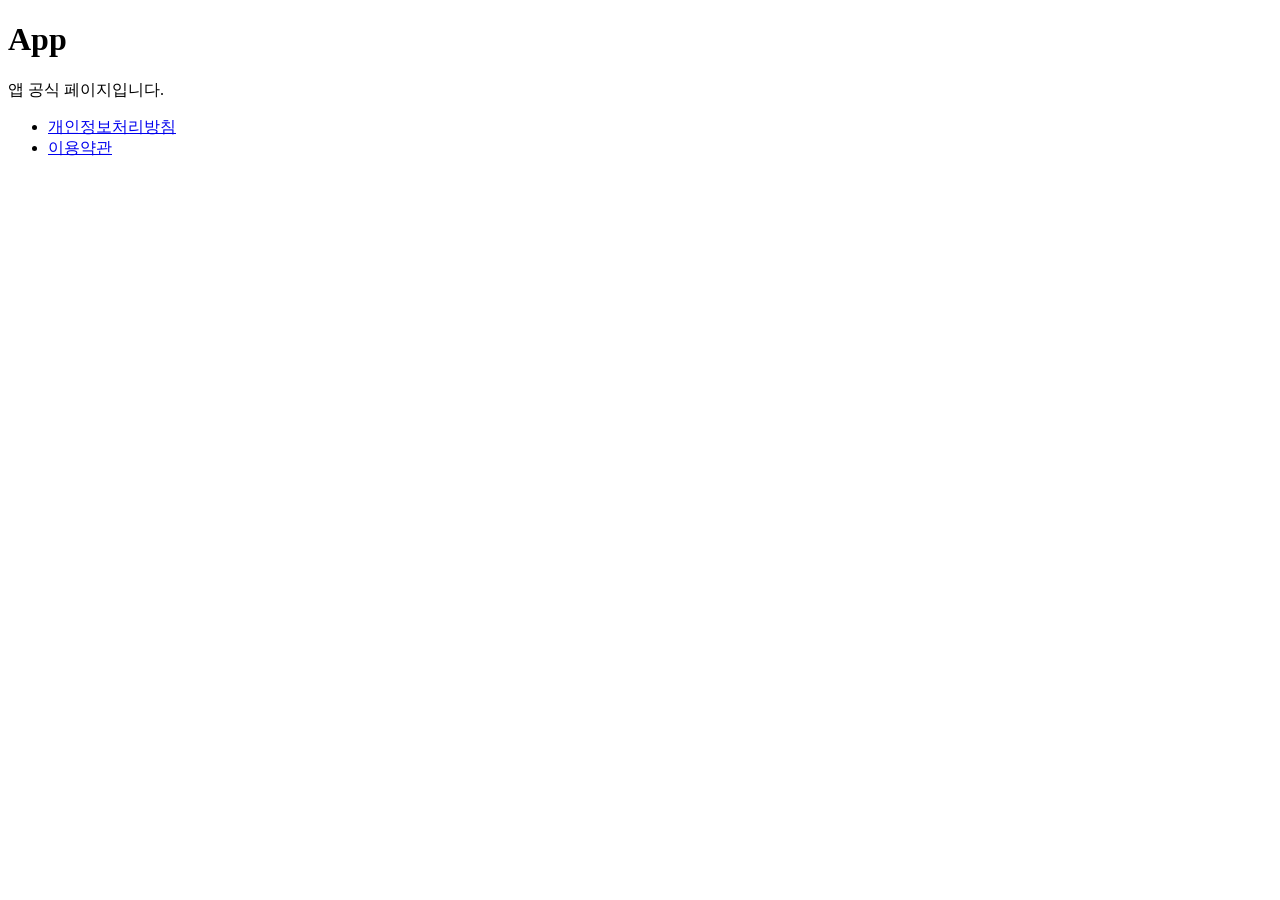
<file: index.html>
<!doctype html>
<html lang="ko">
<head>
  <meta charset="utf-8">
  <meta name="viewport" content="width=device-width, initial-scale=1">
  <title>App</title>
</head>
<body>
  <h1>App</h1>

  <p>앱 공식 페이지입니다.</p>

  <ul>
    <li><a href="/privacy/">개인정보처리방침</a></li>
    <li><a href="/terms/">이용약관</a></li>
  </ul>
</body>
</html>
</file>
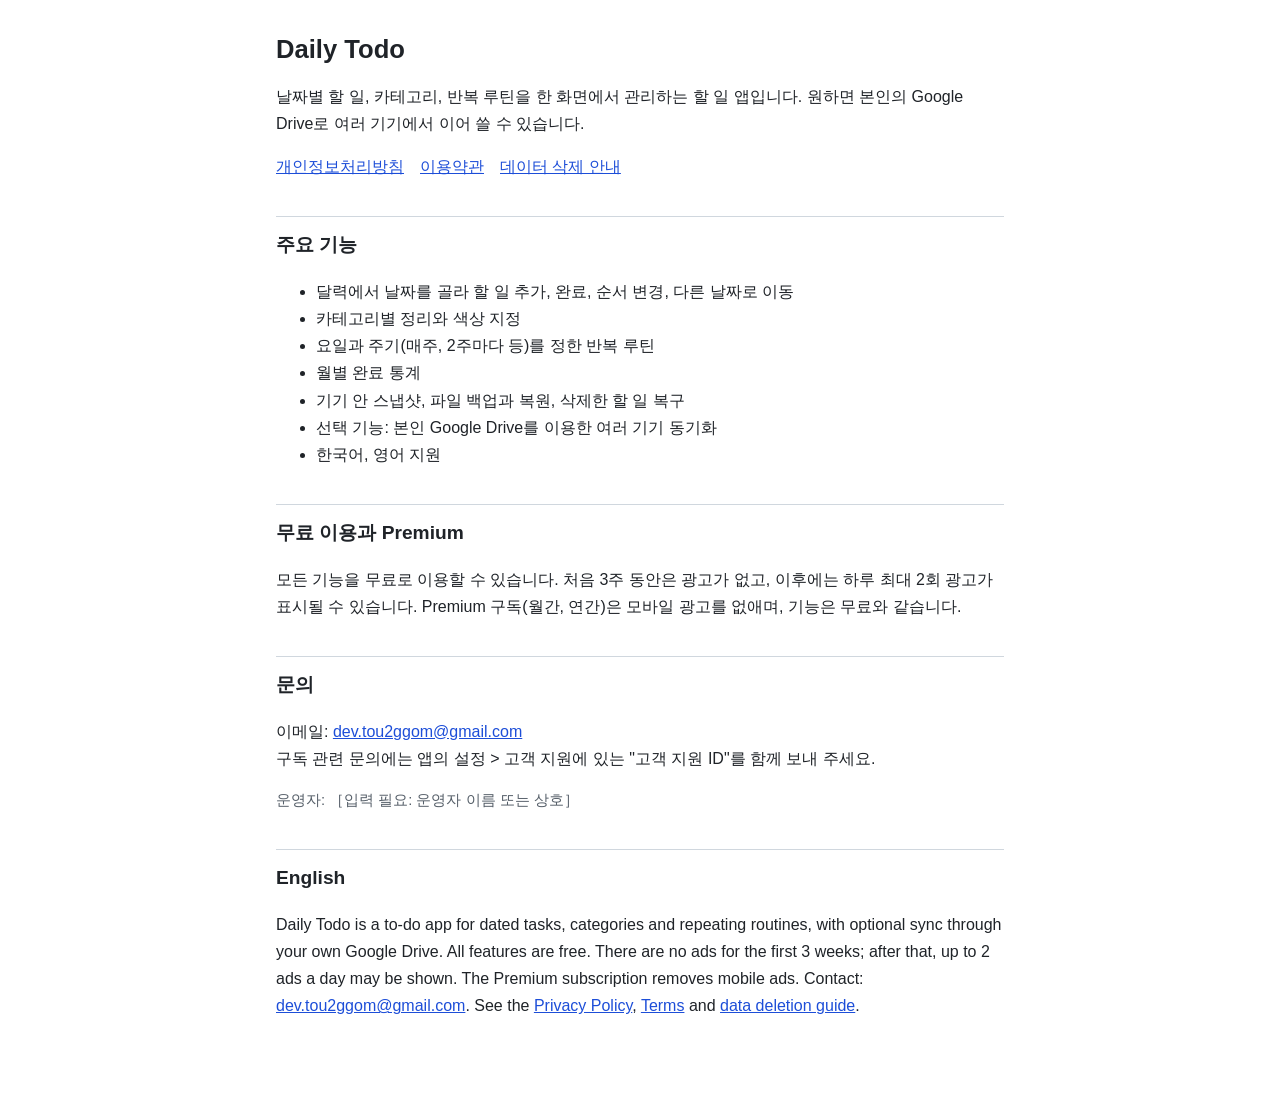
<file: dailytodo/index.html>
<!doctype html>
<html lang="ko">
<head>
<meta charset="utf-8">
<meta name="viewport" content="width=device-width, initial-scale=1">
<title>Daily Todo</title>
<meta name="description" content="날짜별 할 일, 카테고리, 반복 루틴을 관리하고 Google Drive로 여러 기기에서 이어 쓰는 할 일 앱">
<link rel="stylesheet" href="style.css">
</head>
<body>
<main>
<h1>Daily Todo</h1>
<p>날짜별 할 일, 카테고리, 반복 루틴을 한 화면에서 관리하는 할 일 앱입니다. 원하면 본인의 Google Drive로 여러 기기에서 이어 쓸 수 있습니다.</p>

<nav>
  <a href="privacy.html">개인정보처리방침</a>
  <a href="terms.html">이용약관</a>
  <a href="delete-data.html">데이터 삭제 안내</a>
</nav>

<h2>주요 기능</h2>
<ul>
  <li>달력에서 날짜를 골라 할 일 추가, 완료, 순서 변경, 다른 날짜로 이동</li>
  <li>카테고리별 정리와 색상 지정</li>
  <li>요일과 주기(매주, 2주마다 등)를 정한 반복 루틴</li>
  <li>월별 완료 통계</li>
  <li>기기 안 스냅샷, 파일 백업과 복원, 삭제한 할 일 복구</li>
  <li>선택 기능: 본인 Google Drive를 이용한 여러 기기 동기화</li>
  <li>한국어, 영어 지원</li>
</ul>

<h2>무료 이용과 Premium</h2>
<p>모든 기능을 무료로 이용할 수 있습니다. 처음 3주 동안은 광고가 없고, 이후에는 하루 최대 2회 광고가 표시될 수 있습니다. Premium 구독(월간, 연간)은 모바일 광고를 없애며, 기능은 무료와 같습니다.</p>

<h2>문의</h2>
<p>이메일: <a href="mailto:dev.tou2ggom@gmail.com">dev.tou2ggom@gmail.com</a><br>
구독 관련 문의에는 앱의 설정 &gt; 고객 지원에 있는 "고객 지원 ID"를 함께 보내 주세요.</p>

<p class="muted">운영자: ［입력 필요: 운영자 이름 또는 상호］</p>

<h2 lang="en">English</h2>
<p lang="en">Daily Todo is a to-do app for dated tasks, categories and repeating routines, with optional sync through your own Google Drive. All features are free. There are no ads for the first 3 weeks; after that, up to 2 ads a day may be shown. The Premium subscription removes mobile ads. Contact: <a href="mailto:dev.tou2ggom@gmail.com">dev.tou2ggom@gmail.com</a>. See the <a href="privacy.html">Privacy Policy</a>, <a href="terms.html">Terms</a> and <a href="delete-data.html">data deletion guide</a>.</p>
</main>
</body>
</html>
</file>
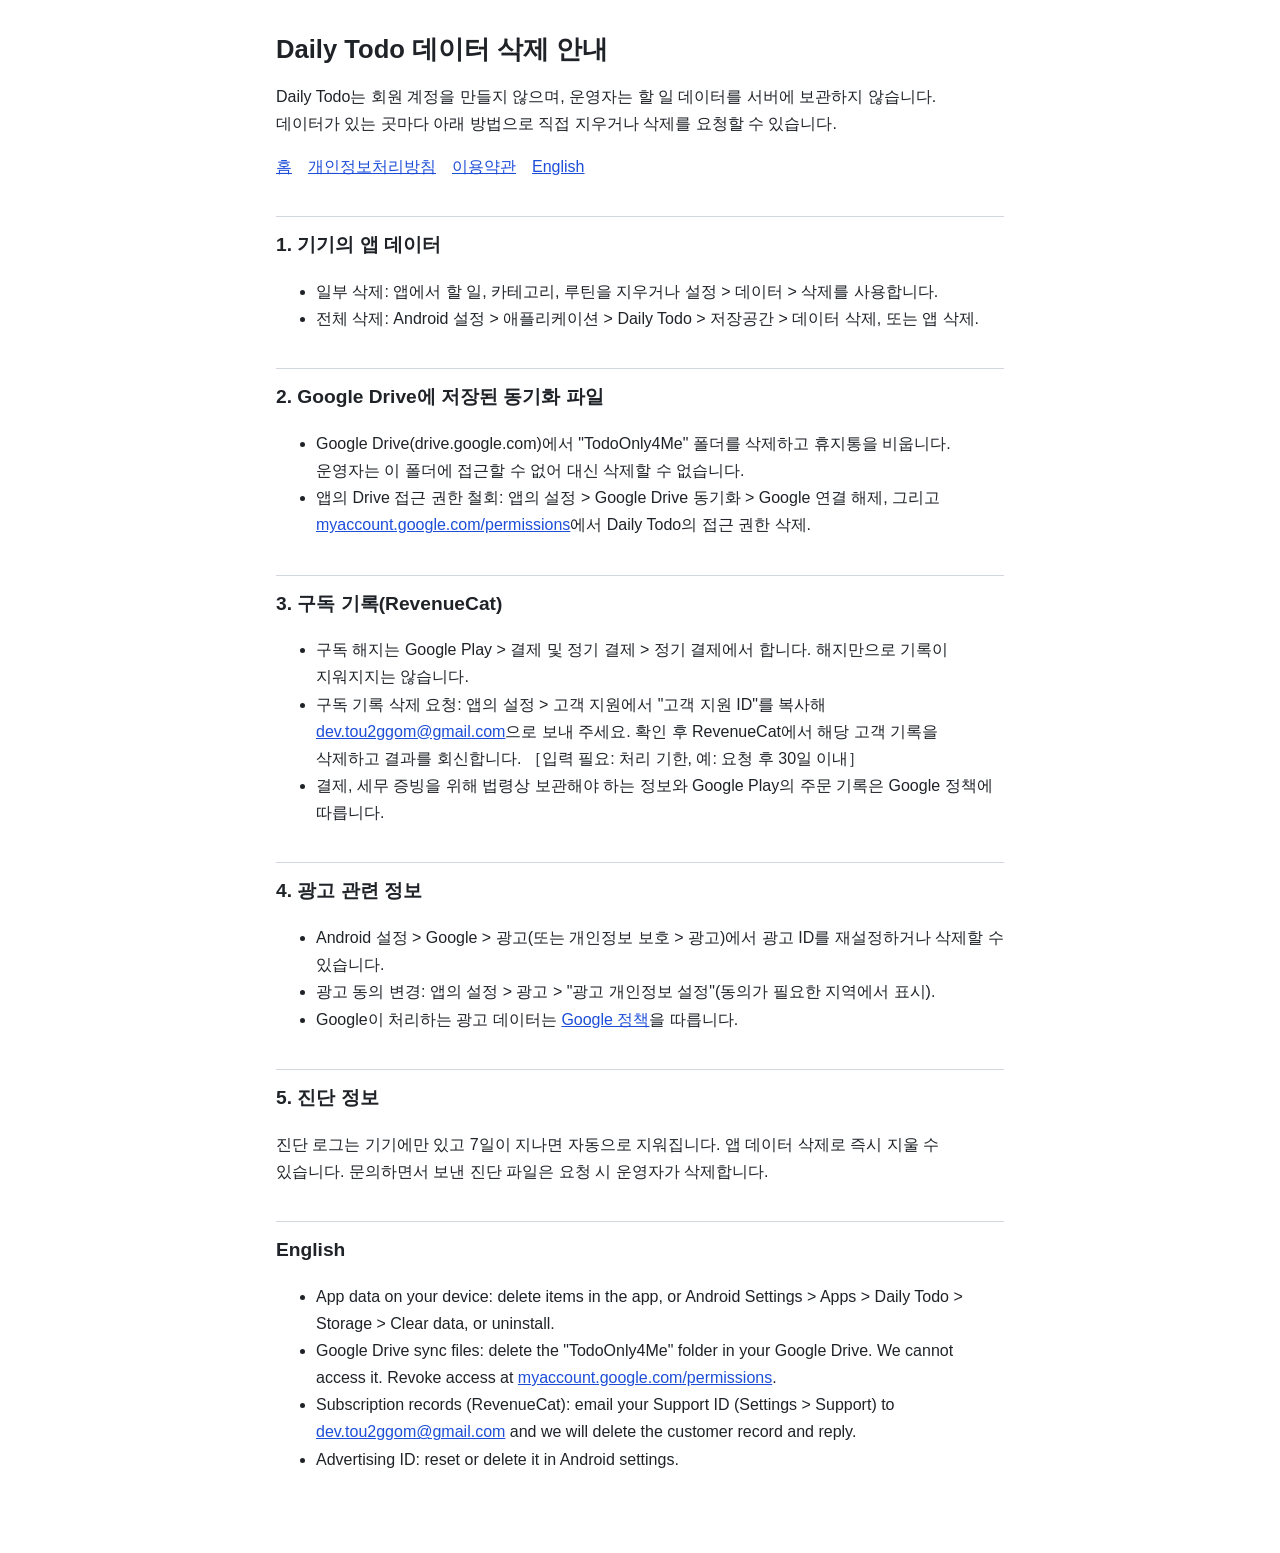
<file: dailytodo/delete-data.html>
<!doctype html>
<html lang="ko">
<head>
<meta charset="utf-8">
<meta name="viewport" content="width=device-width, initial-scale=1">
<title>Daily Todo 데이터 삭제 안내</title>
<link rel="stylesheet" href="style.css">
</head>
<body>
<main>
<h1>Daily Todo 데이터 삭제 안내</h1>
<p>Daily Todo는 회원 계정을 만들지 않으며, 운영자는 할 일 데이터를 서버에 보관하지 않습니다. 데이터가 있는 곳마다 아래 방법으로 직접 지우거나 삭제를 요청할 수 있습니다.</p>
<nav><a href="index.html">홈</a><a href="privacy.html">개인정보처리방침</a><a href="terms.html">이용약관</a><a href="#en">English</a></nav>

<h2>1. 기기의 앱 데이터</h2>
<ul>
  <li>일부 삭제: 앱에서 할 일, 카테고리, 루틴을 지우거나 설정 &gt; 데이터 &gt; 삭제를 사용합니다.</li>
  <li>전체 삭제: Android 설정 &gt; 애플리케이션 &gt; Daily Todo &gt; 저장공간 &gt; 데이터 삭제, 또는 앱 삭제.</li>
</ul>

<h2>2. Google Drive에 저장된 동기화 파일</h2>
<ul>
  <li>Google Drive(drive.google.com)에서 "TodoOnly4Me" 폴더를 삭제하고 휴지통을 비웁니다. 운영자는 이 폴더에 접근할 수 없어 대신 삭제할 수 없습니다.</li>
  <li>앱의 Drive 접근 권한 철회: 앱의 설정 &gt; Google Drive 동기화 &gt; Google 연결 해제, 그리고 <a href="https://myaccount.google.com/permissions">myaccount.google.com/permissions</a>에서 Daily Todo의 접근 권한 삭제.</li>
</ul>

<h2>3. 구독 기록(RevenueCat)</h2>
<ul>
  <li>구독 해지는 Google Play &gt; 결제 및 정기 결제 &gt; 정기 결제에서 합니다. 해지만으로 기록이 지워지지는 않습니다.</li>
  <li>구독 기록 삭제 요청: 앱의 설정 &gt; 고객 지원에서 "고객 지원 ID"를 복사해 <a href="mailto:dev.tou2ggom@gmail.com?subject=Daily%20Todo%20%EB%8D%B0%EC%9D%B4%ED%84%B0%20%EC%82%AD%EC%A0%9C%20%EC%9A%94%EC%B2%AD">dev.tou2ggom@gmail.com</a>으로 보내 주세요. 확인 후 RevenueCat에서 해당 고객 기록을 삭제하고 결과를 회신합니다. ［입력 필요: 처리 기한, 예: 요청 후 30일 이내］</li>
  <li>결제, 세무 증빙을 위해 법령상 보관해야 하는 정보와 Google Play의 주문 기록은 Google 정책에 따릅니다.</li>
</ul>

<h2>4. 광고 관련 정보</h2>
<ul>
  <li>Android 설정 &gt; Google &gt; 광고(또는 개인정보 보호 &gt; 광고)에서 광고 ID를 재설정하거나 삭제할 수 있습니다.</li>
  <li>광고 동의 변경: 앱의 설정 &gt; 광고 &gt; "광고 개인정보 설정"(동의가 필요한 지역에서 표시).</li>
  <li>Google이 처리하는 광고 데이터는 <a href="https://policies.google.com/technologies/partner-sites">Google 정책</a>을 따릅니다.</li>
</ul>

<h2>5. 진단 정보</h2>
<p>진단 로그는 기기에만 있고 7일이 지나면 자동으로 지워집니다. 앱 데이터 삭제로 즉시 지울 수 있습니다. 문의하면서 보낸 진단 파일은 요청 시 운영자가 삭제합니다.</p>

<h2 id="en" lang="en">English</h2>
<div lang="en">
<ul>
  <li>App data on your device: delete items in the app, or Android Settings &gt; Apps &gt; Daily Todo &gt; Storage &gt; Clear data, or uninstall.</li>
  <li>Google Drive sync files: delete the "TodoOnly4Me" folder in your Google Drive. We cannot access it. Revoke access at <a href="https://myaccount.google.com/permissions">myaccount.google.com/permissions</a>.</li>
  <li>Subscription records (RevenueCat): email your Support ID (Settings &gt; Support) to <a href="mailto:dev.tou2ggom@gmail.com">dev.tou2ggom@gmail.com</a> and we will delete the customer record and reply.</li>
  <li>Advertising ID: reset or delete it in Android settings.</li>
</ul>
</div>
</main>
</body>
</html>
</file>
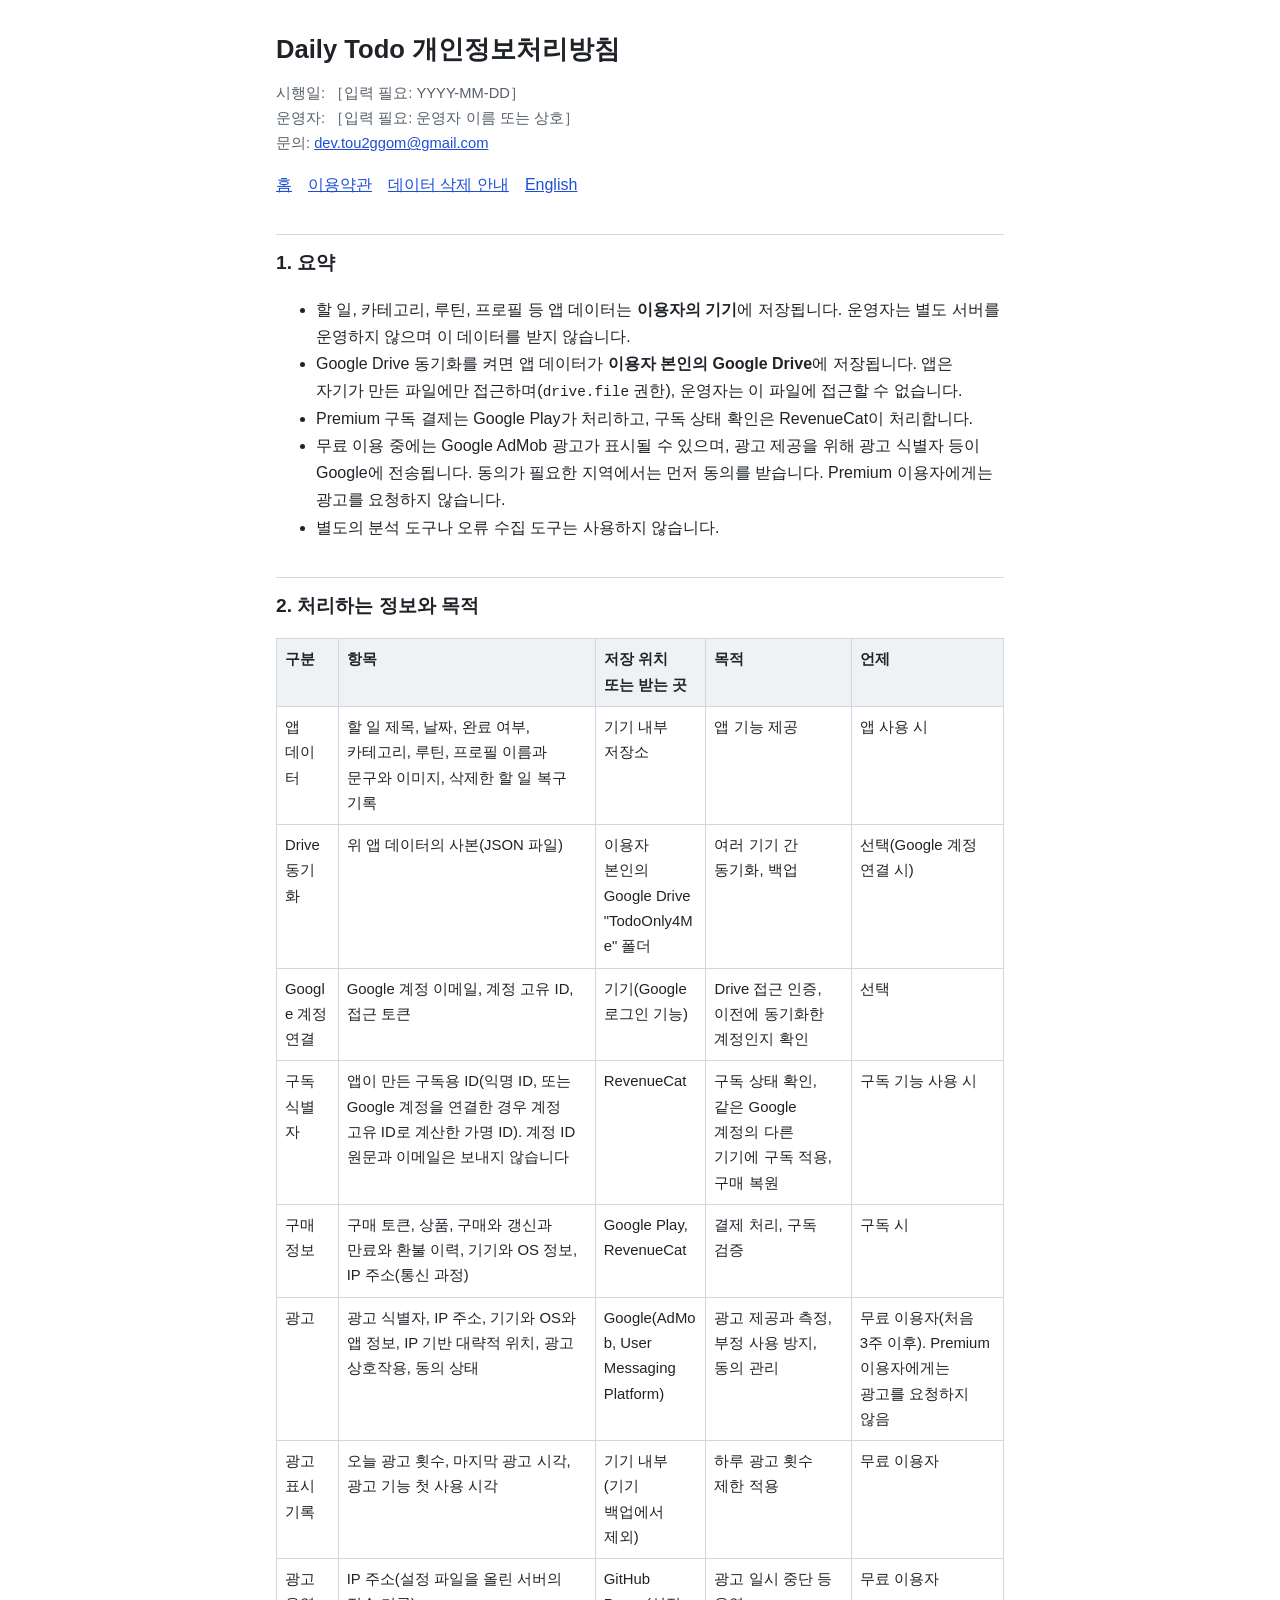
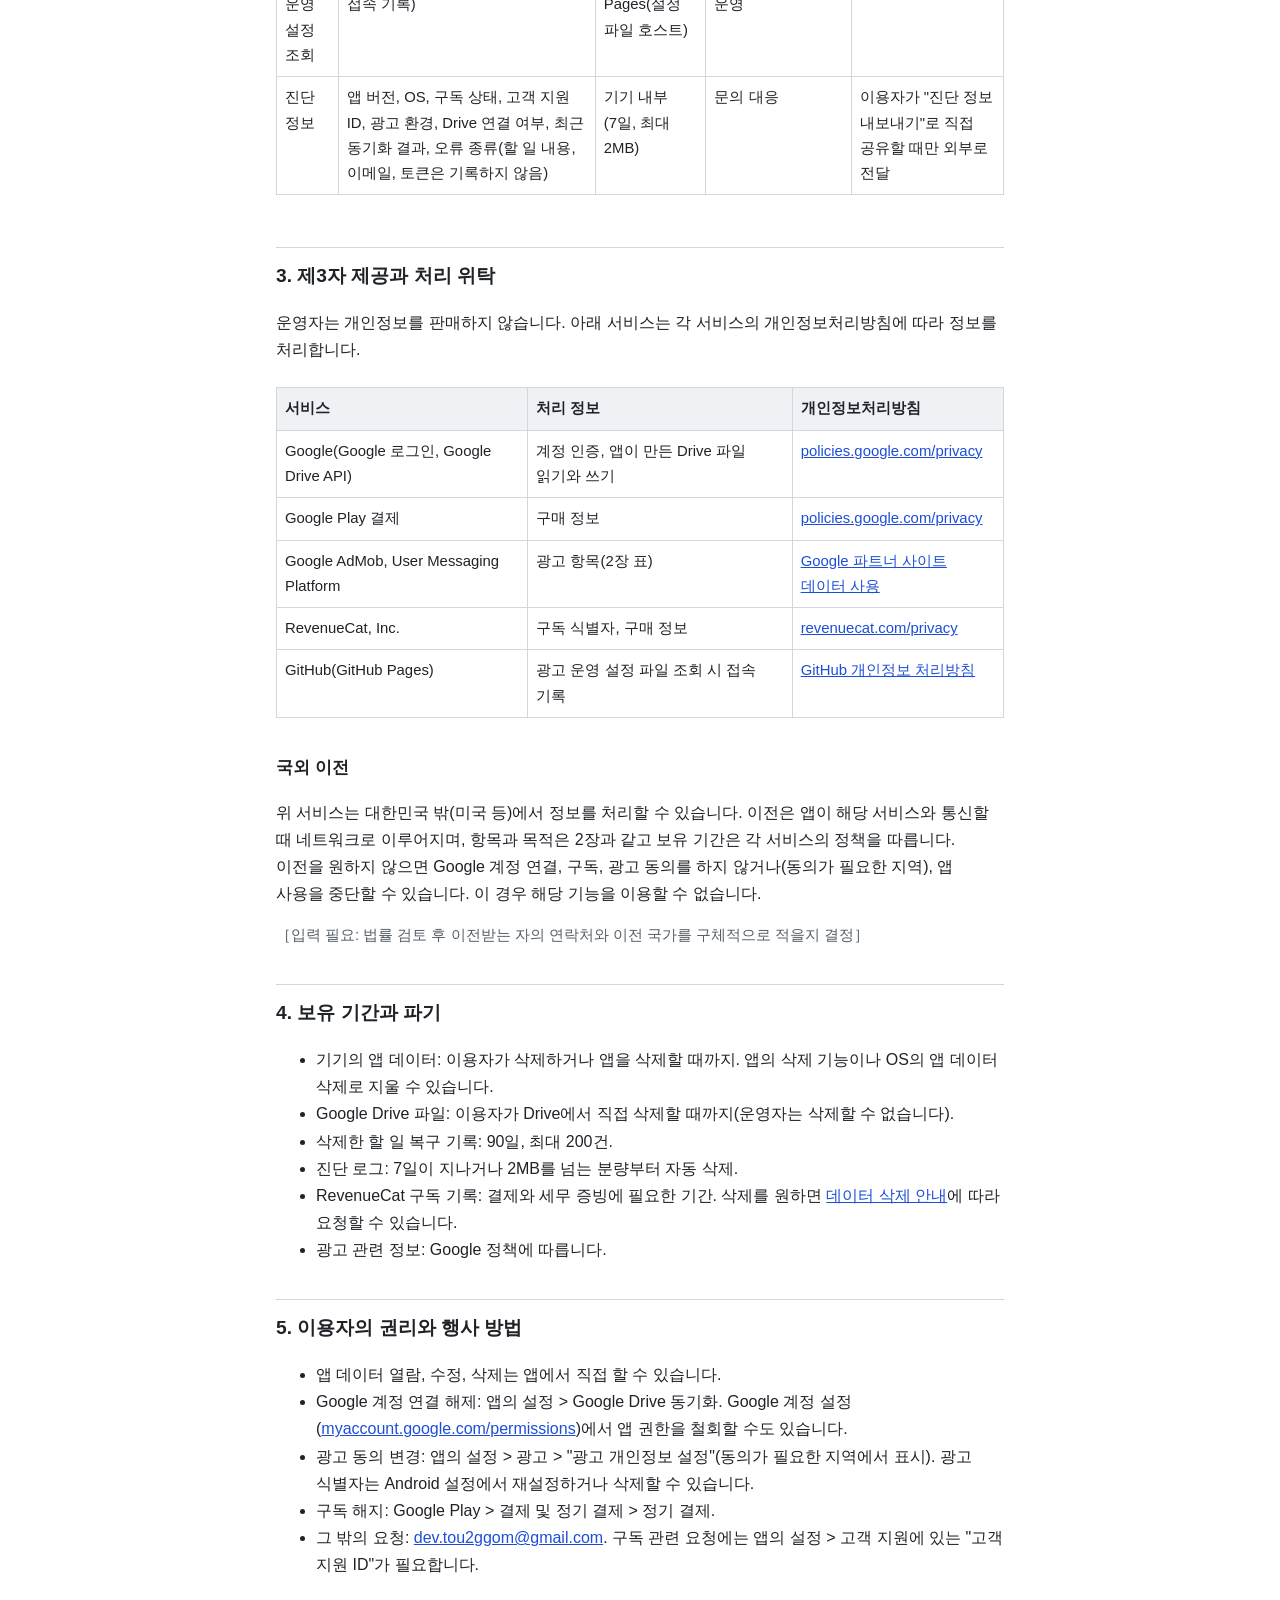
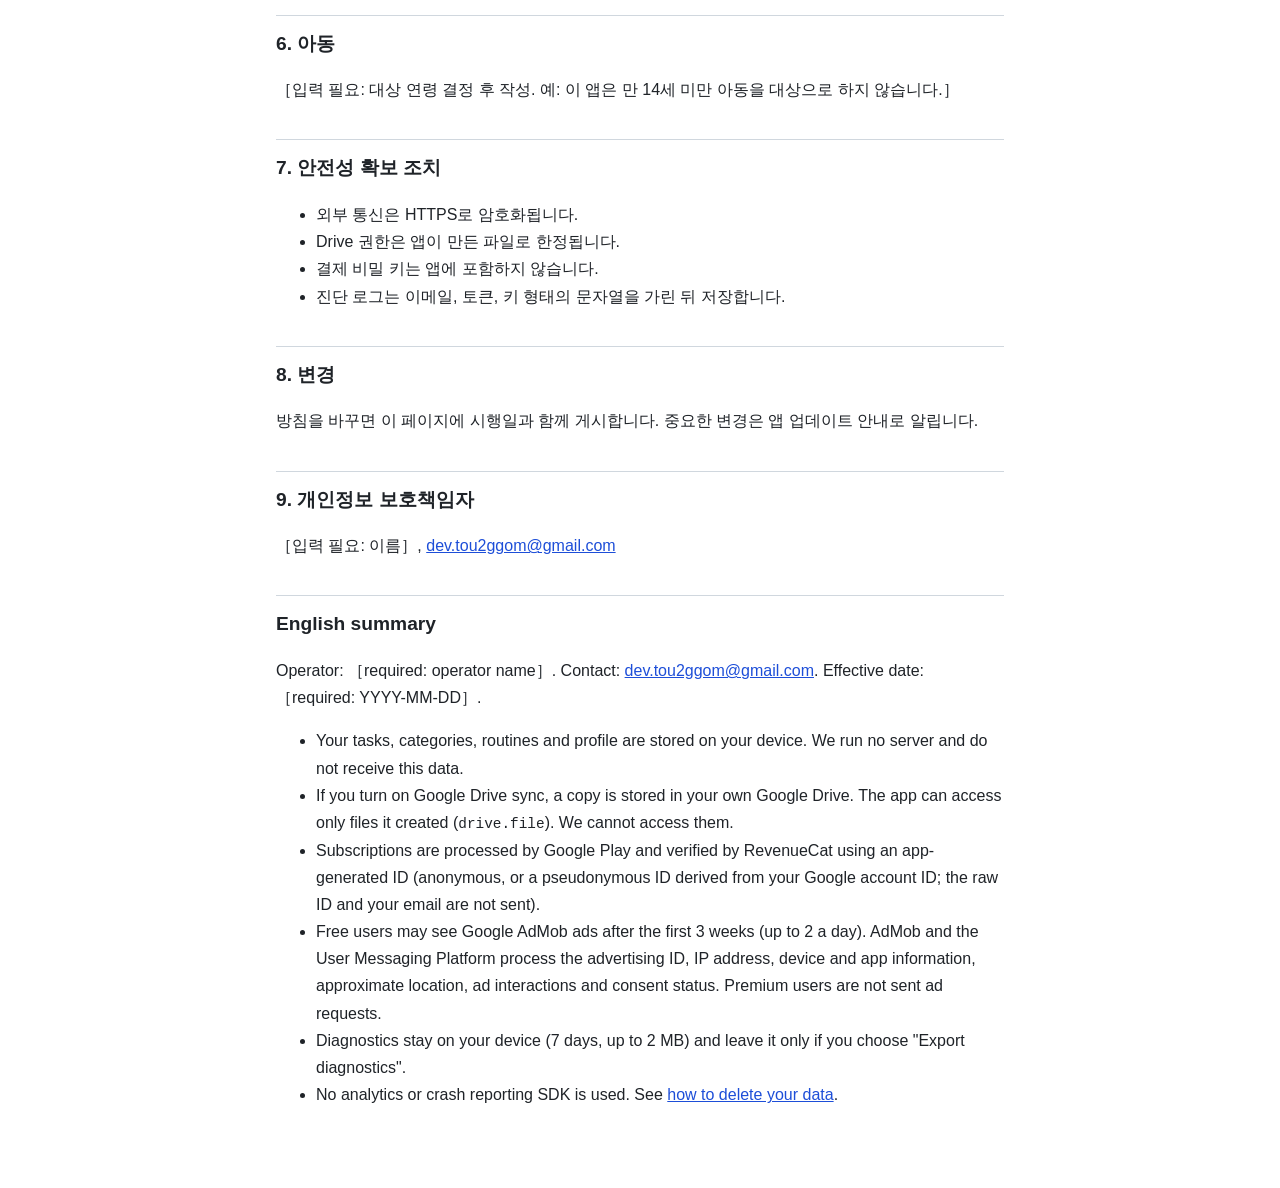
<file: dailytodo/privacy.html>
<!doctype html>
<html lang="ko">
<head>
<meta charset="utf-8">
<meta name="viewport" content="width=device-width, initial-scale=1">
<title>Daily Todo 개인정보처리방침</title>
<link rel="stylesheet" href="style.css">
</head>
<body>
<main>
<h1>Daily Todo 개인정보처리방침</h1>
<p class="muted">시행일: ［입력 필요: YYYY-MM-DD］<br>
운영자: ［입력 필요: 운영자 이름 또는 상호］<br>
문의: <a href="mailto:dev.tou2ggom@gmail.com">dev.tou2ggom@gmail.com</a></p>
<nav><a href="index.html">홈</a><a href="terms.html">이용약관</a><a href="delete-data.html">데이터 삭제 안내</a><a href="#en">English</a></nav>

<h2>1. 요약</h2>
<ul>
  <li>할 일, 카테고리, 루틴, 프로필 등 앱 데이터는 <strong>이용자의 기기</strong>에 저장됩니다. 운영자는 별도 서버를 운영하지 않으며 이 데이터를 받지 않습니다.</li>
  <li>Google Drive 동기화를 켜면 앱 데이터가 <strong>이용자 본인의 Google Drive</strong>에 저장됩니다. 앱은 자기가 만든 파일에만 접근하며(<code>drive.file</code> 권한), 운영자는 이 파일에 접근할 수 없습니다.</li>
  <li>Premium 구독 결제는 Google Play가 처리하고, 구독 상태 확인은 RevenueCat이 처리합니다.</li>
  <li>무료 이용 중에는 Google AdMob 광고가 표시될 수 있으며, 광고 제공을 위해 광고 식별자 등이 Google에 전송됩니다. 동의가 필요한 지역에서는 먼저 동의를 받습니다. Premium 이용자에게는 광고를 요청하지 않습니다.</li>
  <li>별도의 분석 도구나 오류 수집 도구는 사용하지 않습니다.</li>
</ul>

<h2>2. 처리하는 정보와 목적</h2>
<div class="table-wrap"><table>
<tr><th>구분</th><th>항목</th><th>저장 위치 또는 받는 곳</th><th>목적</th><th>언제</th></tr>
<tr><td>앱 데이터</td><td>할 일 제목, 날짜, 완료 여부, 카테고리, 루틴, 프로필 이름과 문구와 이미지, 삭제한 할 일 복구 기록</td><td>기기 내부 저장소</td><td>앱 기능 제공</td><td>앱 사용 시</td></tr>
<tr><td>Drive 동기화</td><td>위 앱 데이터의 사본(JSON 파일)</td><td>이용자 본인의 Google Drive "TodoOnly4Me" 폴더</td><td>여러 기기 간 동기화, 백업</td><td>선택(Google 계정 연결 시)</td></tr>
<tr><td>Google 계정 연결</td><td>Google 계정 이메일, 계정 고유 ID, 접근 토큰</td><td>기기(Google 로그인 기능)</td><td>Drive 접근 인증, 이전에 동기화한 계정인지 확인</td><td>선택</td></tr>
<tr><td>구독 식별자</td><td>앱이 만든 구독용 ID(익명 ID, 또는 Google 계정을 연결한 경우 계정 고유 ID로 계산한 가명 ID). 계정 ID 원문과 이메일은 보내지 않습니다</td><td>RevenueCat</td><td>구독 상태 확인, 같은 Google 계정의 다른 기기에 구독 적용, 구매 복원</td><td>구독 기능 사용 시</td></tr>
<tr><td>구매 정보</td><td>구매 토큰, 상품, 구매와 갱신과 만료와 환불 이력, 기기와 OS 정보, IP 주소(통신 과정)</td><td>Google Play, RevenueCat</td><td>결제 처리, 구독 검증</td><td>구독 시</td></tr>
<tr><td>광고</td><td>광고 식별자, IP 주소, 기기와 OS와 앱 정보, IP 기반 대략적 위치, 광고 상호작용, 동의 상태</td><td>Google(AdMob, User Messaging Platform)</td><td>광고 제공과 측정, 부정 사용 방지, 동의 관리</td><td>무료 이용자(처음 3주 이후). Premium 이용자에게는 광고를 요청하지 않음</td></tr>
<tr><td>광고 표시 기록</td><td>오늘 광고 횟수, 마지막 광고 시각, 광고 기능 첫 사용 시각</td><td>기기 내부(기기 백업에서 제외)</td><td>하루 광고 횟수 제한 적용</td><td>무료 이용자</td></tr>
<tr><td>광고 운영 설정 조회</td><td>IP 주소(설정 파일을 올린 서버의 접속 기록)</td><td>GitHub Pages(설정 파일 호스트)</td><td>광고 일시 중단 등 운영</td><td>무료 이용자</td></tr>
<tr><td>진단 정보</td><td>앱 버전, OS, 구독 상태, 고객 지원 ID, 광고 환경, Drive 연결 여부, 최근 동기화 결과, 오류 종류(할 일 내용, 이메일, 토큰은 기록하지 않음)</td><td>기기 내부(7일, 최대 2MB)</td><td>문의 대응</td><td>이용자가 "진단 정보 내보내기"로 직접 공유할 때만 외부로 전달</td></tr>
</table></div>

<h2>3. 제3자 제공과 처리 위탁</h2>
<p>운영자는 개인정보를 판매하지 않습니다. 아래 서비스는 각 서비스의 개인정보처리방침에 따라 정보를 처리합니다.</p>
<div class="table-wrap"><table>
<tr><th>서비스</th><th>처리 정보</th><th>개인정보처리방침</th></tr>
<tr><td>Google(Google 로그인, Google Drive API)</td><td>계정 인증, 앱이 만든 Drive 파일 읽기와 쓰기</td><td><a href="https://policies.google.com/privacy">policies.google.com/privacy</a></td></tr>
<tr><td>Google Play 결제</td><td>구매 정보</td><td><a href="https://policies.google.com/privacy">policies.google.com/privacy</a></td></tr>
<tr><td>Google AdMob, User Messaging Platform</td><td>광고 항목(2장 표)</td><td><a href="https://policies.google.com/technologies/partner-sites">Google 파트너 사이트 데이터 사용</a></td></tr>
<tr><td>RevenueCat, Inc.</td><td>구독 식별자, 구매 정보</td><td><a href="https://www.revenuecat.com/privacy">revenuecat.com/privacy</a></td></tr>
<tr><td>GitHub(GitHub Pages)</td><td>광고 운영 설정 파일 조회 시 접속 기록</td><td><a href="https://docs.github.com/site-policy/privacy-policies/github-general-privacy-statement">GitHub 개인정보 처리방침</a></td></tr>
</table></div>

<h3>국외 이전</h3>
<p>위 서비스는 대한민국 밖(미국 등)에서 정보를 처리할 수 있습니다. 이전은 앱이 해당 서비스와 통신할 때 네트워크로 이루어지며, 항목과 목적은 2장과 같고 보유 기간은 각 서비스의 정책을 따릅니다. 이전을 원하지 않으면 Google 계정 연결, 구독, 광고 동의를 하지 않거나(동의가 필요한 지역), 앱 사용을 중단할 수 있습니다. 이 경우 해당 기능을 이용할 수 없습니다.</p>
<p class="muted">［입력 필요: 법률 검토 후 이전받는 자의 연락처와 이전 국가를 구체적으로 적을지 결정］</p>

<h2>4. 보유 기간과 파기</h2>
<ul>
  <li>기기의 앱 데이터: 이용자가 삭제하거나 앱을 삭제할 때까지. 앱의 삭제 기능이나 OS의 앱 데이터 삭제로 지울 수 있습니다.</li>
  <li>Google Drive 파일: 이용자가 Drive에서 직접 삭제할 때까지(운영자는 삭제할 수 없습니다).</li>
  <li>삭제한 할 일 복구 기록: 90일, 최대 200건.</li>
  <li>진단 로그: 7일이 지나거나 2MB를 넘는 분량부터 자동 삭제.</li>
  <li>RevenueCat 구독 기록: 결제와 세무 증빙에 필요한 기간. 삭제를 원하면 <a href="delete-data.html">데이터 삭제 안내</a>에 따라 요청할 수 있습니다.</li>
  <li>광고 관련 정보: Google 정책에 따릅니다.</li>
</ul>

<h2>5. 이용자의 권리와 행사 방법</h2>
<ul>
  <li>앱 데이터 열람, 수정, 삭제는 앱에서 직접 할 수 있습니다.</li>
  <li>Google 계정 연결 해제: 앱의 설정 &gt; Google Drive 동기화. Google 계정 설정(<a href="https://myaccount.google.com/permissions">myaccount.google.com/permissions</a>)에서 앱 권한을 철회할 수도 있습니다.</li>
  <li>광고 동의 변경: 앱의 설정 &gt; 광고 &gt; "광고 개인정보 설정"(동의가 필요한 지역에서 표시). 광고 식별자는 Android 설정에서 재설정하거나 삭제할 수 있습니다.</li>
  <li>구독 해지: Google Play &gt; 결제 및 정기 결제 &gt; 정기 결제.</li>
  <li>그 밖의 요청: <a href="mailto:dev.tou2ggom@gmail.com">dev.tou2ggom@gmail.com</a>. 구독 관련 요청에는 앱의 설정 &gt; 고객 지원에 있는 "고객 지원 ID"가 필요합니다.</li>
</ul>

<h2>6. 아동</h2>
<p>［입력 필요: 대상 연령 결정 후 작성. 예: 이 앱은 만 14세 미만 아동을 대상으로 하지 않습니다.］</p>

<h2>7. 안전성 확보 조치</h2>
<ul>
  <li>외부 통신은 HTTPS로 암호화됩니다.</li>
  <li>Drive 권한은 앱이 만든 파일로 한정됩니다.</li>
  <li>결제 비밀 키는 앱에 포함하지 않습니다.</li>
  <li>진단 로그는 이메일, 토큰, 키 형태의 문자열을 가린 뒤 저장합니다.</li>
</ul>

<h2>8. 변경</h2>
<p>방침을 바꾸면 이 페이지에 시행일과 함께 게시합니다. 중요한 변경은 앱 업데이트 안내로 알립니다.</p>

<h2>9. 개인정보 보호책임자</h2>
<p>［입력 필요: 이름］, <a href="mailto:dev.tou2ggom@gmail.com">dev.tou2ggom@gmail.com</a></p>

<h2 id="en" lang="en">English summary</h2>
<div lang="en">
<p>Operator: ［required: operator name］. Contact: <a href="mailto:dev.tou2ggom@gmail.com">dev.tou2ggom@gmail.com</a>. Effective date: ［required: YYYY-MM-DD］.</p>
<ul>
  <li>Your tasks, categories, routines and profile are stored on your device. We run no server and do not receive this data.</li>
  <li>If you turn on Google Drive sync, a copy is stored in your own Google Drive. The app can access only files it created (<code>drive.file</code>). We cannot access them.</li>
  <li>Subscriptions are processed by Google Play and verified by RevenueCat using an app-generated ID (anonymous, or a pseudonymous ID derived from your Google account ID; the raw ID and your email are not sent).</li>
  <li>Free users may see Google AdMob ads after the first 3 weeks (up to 2 a day). AdMob and the User Messaging Platform process the advertising ID, IP address, device and app information, approximate location, ad interactions and consent status. Premium users are not sent ad requests.</li>
  <li>Diagnostics stay on your device (7 days, up to 2 MB) and leave it only if you choose "Export diagnostics".</li>
  <li>No analytics or crash reporting SDK is used. See <a href="delete-data.html">how to delete your data</a>.</li>
</ul>
</div>
</main>
</body>
</html>
</file>
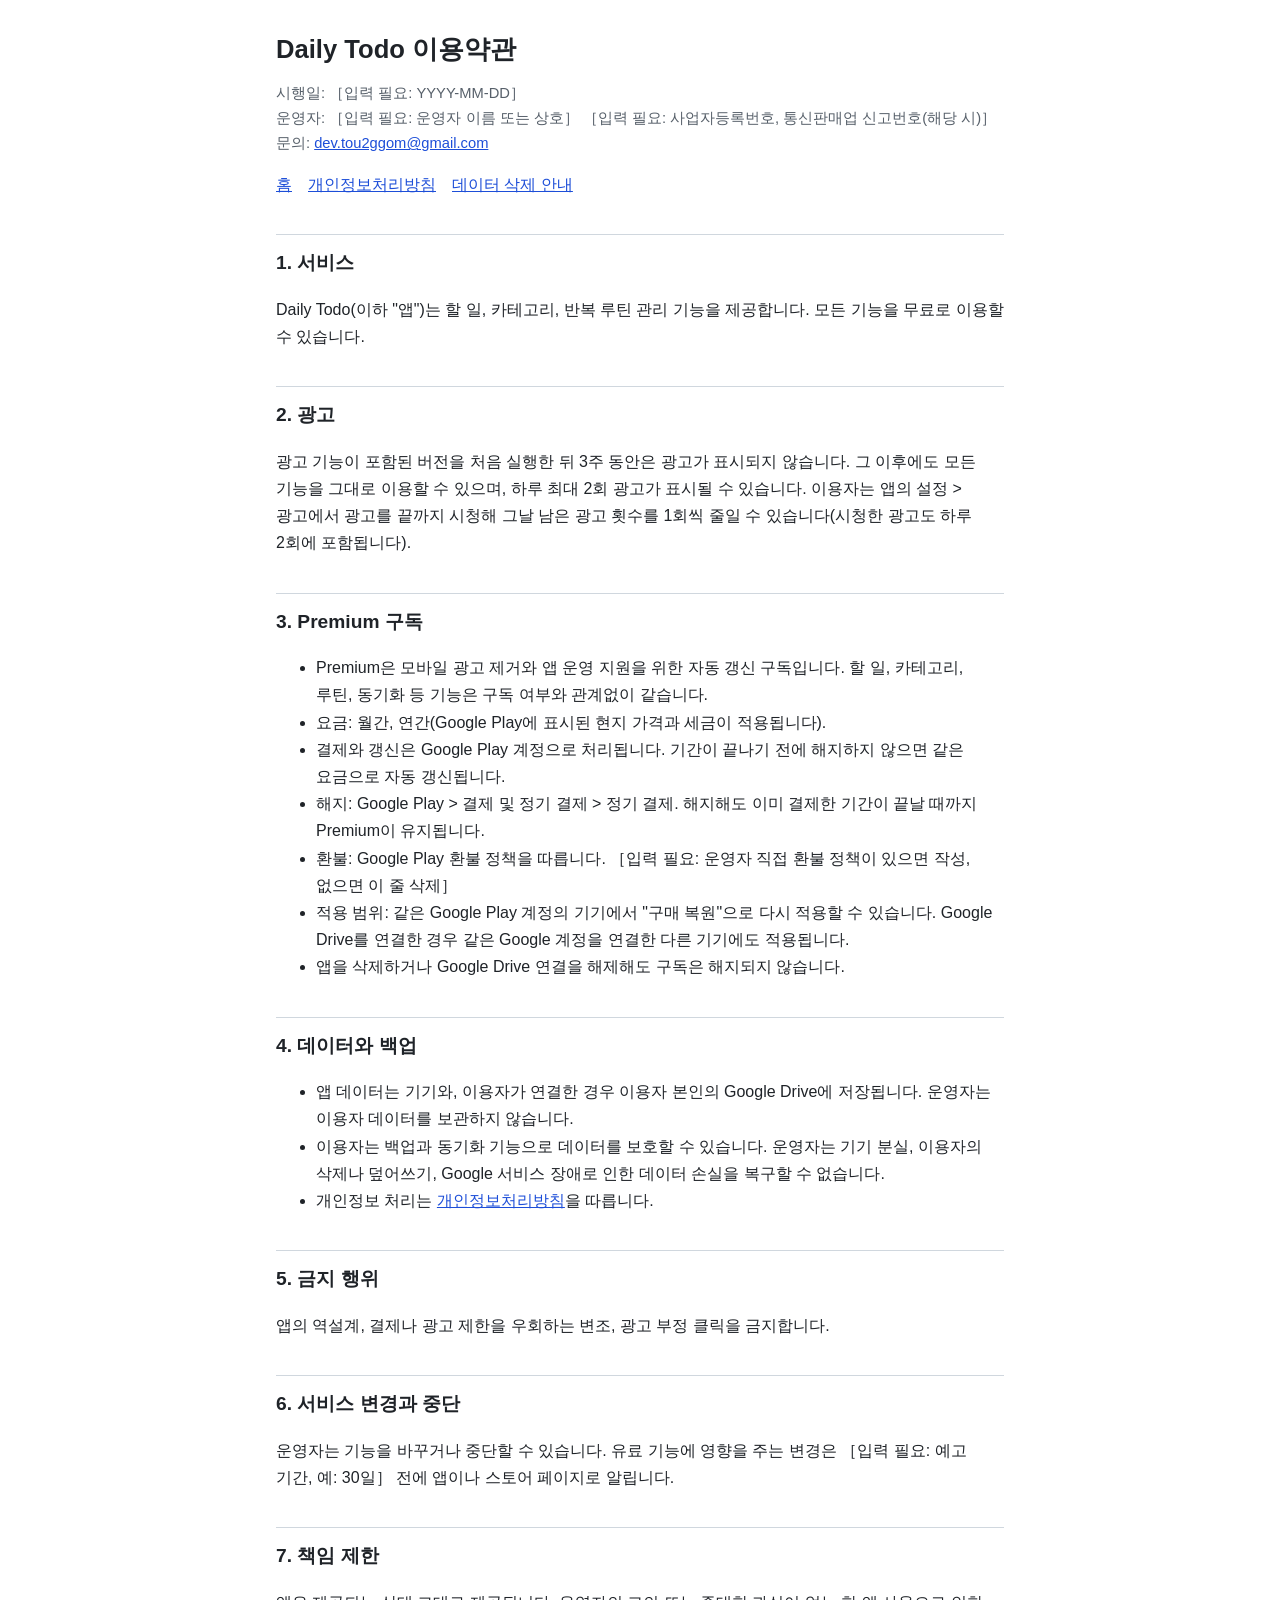
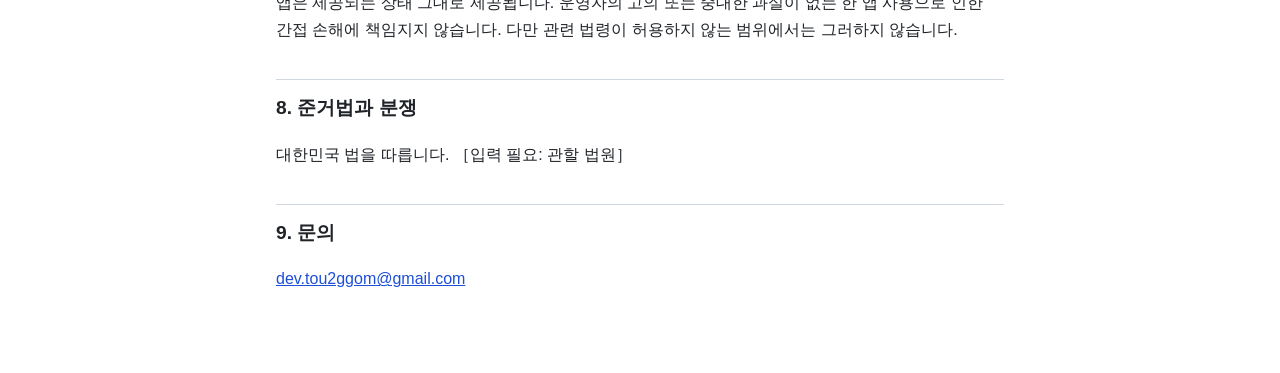
<file: dailytodo/terms.html>
<!doctype html>
<html lang="ko">
<head>
<meta charset="utf-8">
<meta name="viewport" content="width=device-width, initial-scale=1">
<title>Daily Todo 이용약관</title>
<link rel="stylesheet" href="style.css">
</head>
<body>
<main>
<h1>Daily Todo 이용약관</h1>
<p class="muted">시행일: ［입력 필요: YYYY-MM-DD］<br>
운영자: ［입력 필요: 운영자 이름 또는 상호］ ［입력 필요: 사업자등록번호, 통신판매업 신고번호(해당 시)］<br>
문의: <a href="mailto:dev.tou2ggom@gmail.com">dev.tou2ggom@gmail.com</a></p>
<nav><a href="index.html">홈</a><a href="privacy.html">개인정보처리방침</a><a href="delete-data.html">데이터 삭제 안내</a></nav>

<h2>1. 서비스</h2>
<p>Daily Todo(이하 "앱")는 할 일, 카테고리, 반복 루틴 관리 기능을 제공합니다. 모든 기능을 무료로 이용할 수 있습니다.</p>

<h2>2. 광고</h2>
<p>광고 기능이 포함된 버전을 처음 실행한 뒤 3주 동안은 광고가 표시되지 않습니다. 그 이후에도 모든 기능을 그대로 이용할 수 있으며, 하루 최대 2회 광고가 표시될 수 있습니다. 이용자는 앱의 설정 &gt; 광고에서 광고를 끝까지 시청해 그날 남은 광고 횟수를 1회씩 줄일 수 있습니다(시청한 광고도 하루 2회에 포함됩니다).</p>

<h2>3. Premium 구독</h2>
<ul>
  <li>Premium은 모바일 광고 제거와 앱 운영 지원을 위한 자동 갱신 구독입니다. 할 일, 카테고리, 루틴, 동기화 등 기능은 구독 여부와 관계없이 같습니다.</li>
  <li>요금: 월간, 연간(Google Play에 표시된 현지 가격과 세금이 적용됩니다).</li>
  <li>결제와 갱신은 Google Play 계정으로 처리됩니다. 기간이 끝나기 전에 해지하지 않으면 같은 요금으로 자동 갱신됩니다.</li>
  <li>해지: Google Play &gt; 결제 및 정기 결제 &gt; 정기 결제. 해지해도 이미 결제한 기간이 끝날 때까지 Premium이 유지됩니다.</li>
  <li>환불: Google Play 환불 정책을 따릅니다. ［입력 필요: 운영자 직접 환불 정책이 있으면 작성, 없으면 이 줄 삭제］</li>
  <li>적용 범위: 같은 Google Play 계정의 기기에서 "구매 복원"으로 다시 적용할 수 있습니다. Google Drive를 연결한 경우 같은 Google 계정을 연결한 다른 기기에도 적용됩니다.</li>
  <li>앱을 삭제하거나 Google Drive 연결을 해제해도 구독은 해지되지 않습니다.</li>
</ul>

<h2>4. 데이터와 백업</h2>
<ul>
  <li>앱 데이터는 기기와, 이용자가 연결한 경우 이용자 본인의 Google Drive에 저장됩니다. 운영자는 이용자 데이터를 보관하지 않습니다.</li>
  <li>이용자는 백업과 동기화 기능으로 데이터를 보호할 수 있습니다. 운영자는 기기 분실, 이용자의 삭제나 덮어쓰기, Google 서비스 장애로 인한 데이터 손실을 복구할 수 없습니다.</li>
  <li>개인정보 처리는 <a href="privacy.html">개인정보처리방침</a>을 따릅니다.</li>
</ul>

<h2>5. 금지 행위</h2>
<p>앱의 역설계, 결제나 광고 제한을 우회하는 변조, 광고 부정 클릭을 금지합니다.</p>

<h2>6. 서비스 변경과 중단</h2>
<p>운영자는 기능을 바꾸거나 중단할 수 있습니다. 유료 기능에 영향을 주는 변경은 ［입력 필요: 예고 기간, 예: 30일］ 전에 앱이나 스토어 페이지로 알립니다.</p>

<h2>7. 책임 제한</h2>
<p>앱은 제공되는 상태 그대로 제공됩니다. 운영자의 고의 또는 중대한 과실이 없는 한 앱 사용으로 인한 간접 손해에 책임지지 않습니다. 다만 관련 법령이 허용하지 않는 범위에서는 그러하지 않습니다.</p>

<h2>8. 준거법과 분쟁</h2>
<p>대한민국 법을 따릅니다. ［입력 필요: 관할 법원］</p>

<h2>9. 문의</h2>
<p><a href="mailto:dev.tou2ggom@gmail.com">dev.tou2ggom@gmail.com</a></p>
</main>
</body>
</html>
</file>
<file: dailytodo/style.css>
:root { --fg: #1f2328; --muted: #57606a; --line: #d0d7de; --accent: #1d4ed8; --bg: #ffffff; }
@media (prefers-color-scheme: dark) {
  :root { --fg: #e6edf3; --muted: #9ea7b3; --line: #30363d; --accent: #7aa2ff; --bg: #0d1117; }
}
* { box-sizing: border-box; }
body { margin: 0; background: var(--bg); color: var(--fg);
  font: 16px/1.7 -apple-system, BlinkMacSystemFont, "Apple SD Gothic Neo", "Noto Sans KR", "Segoe UI", sans-serif;
  word-break: keep-all; overflow-wrap: anywhere; }
main { max-width: 760px; margin: 0 auto; padding: 32px 16px 64px; }
h1 { font-size: 1.6rem; line-height: 1.35; margin: 0 0 8px; }
h2 { font-size: 1.2rem; margin: 36px 0 8px; padding-top: 12px; border-top: 1px solid var(--line); }
h3 { font-size: 1.05rem; margin: 20px 0 6px; }
p, li { color: var(--fg); }
.muted { color: var(--muted); font-size: .92rem; }
nav { display: flex; flex-wrap: wrap; gap: 8px 16px; margin: 12px 0 24px; }
a { color: var(--accent); }
table { width: 100%; border-collapse: collapse; margin: 8px 0 16px; font-size: .93rem; }
th, td { border: 1px solid var(--line); padding: 8px; text-align: left; vertical-align: top; }
th { background: color-mix(in srgb, var(--line) 35%, transparent); }
.table-wrap { overflow-x: auto; }
code { font-size: .9em; }
</file>
